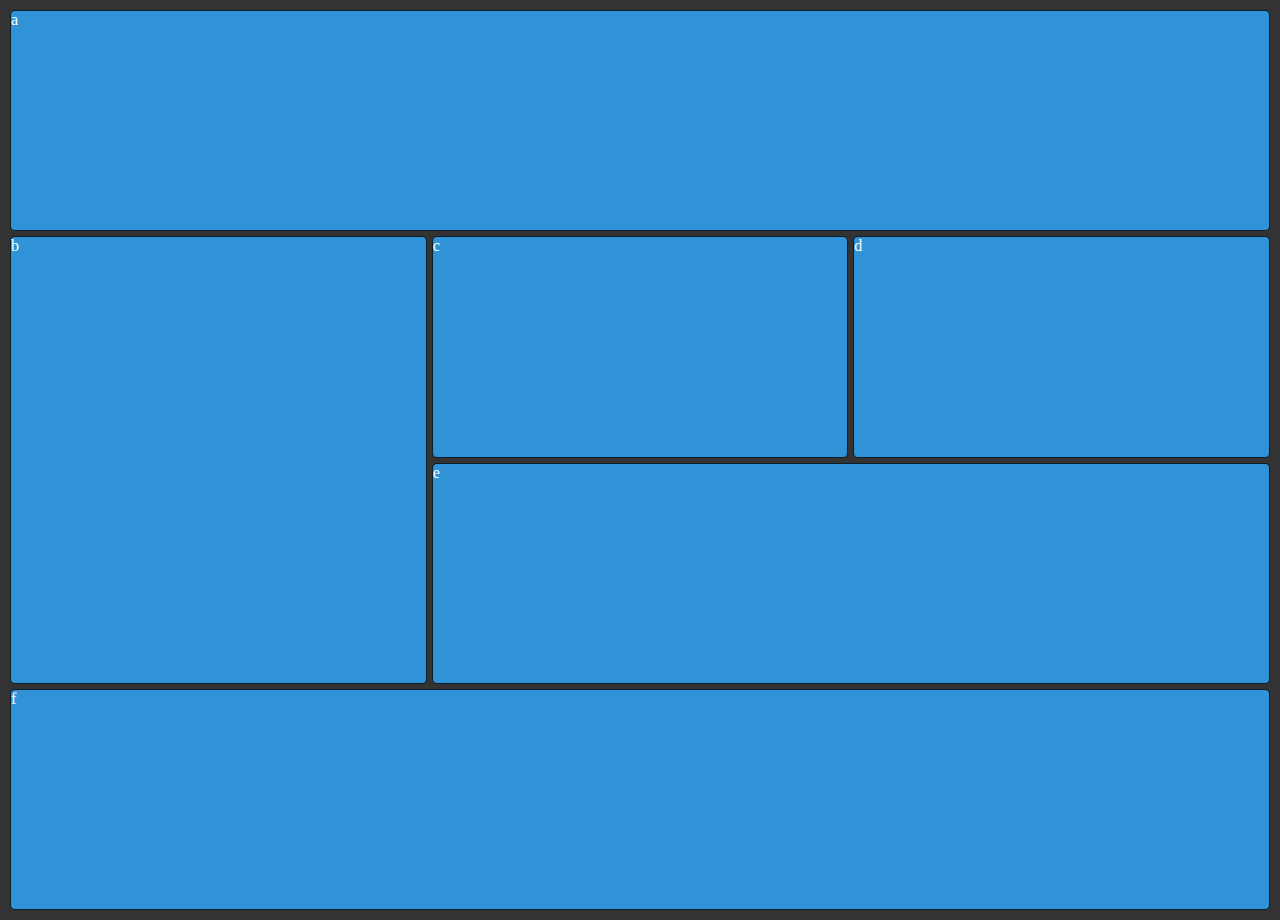
<file: EX-1/index.html>
<!DOCTYPE html>
<html lang="en">
<head>
    <meta charset="UTF-8">
    <meta name="viewport" content="width=device-width, initial-scale=1.0">
    <title>Grid</title>
    <link rel="stylesheet" href="style.css">
</head>
<body>
    <div class="wrapper">
        <div class="item a">a</div>
        <div class="item b">b</div>
        <div class="item c">c</div>  
        <div class="item d">d</div>
        <div class="item e">e</div>
        <div class="item f">f</div>  
    </div>
</body>
</html>
</file>
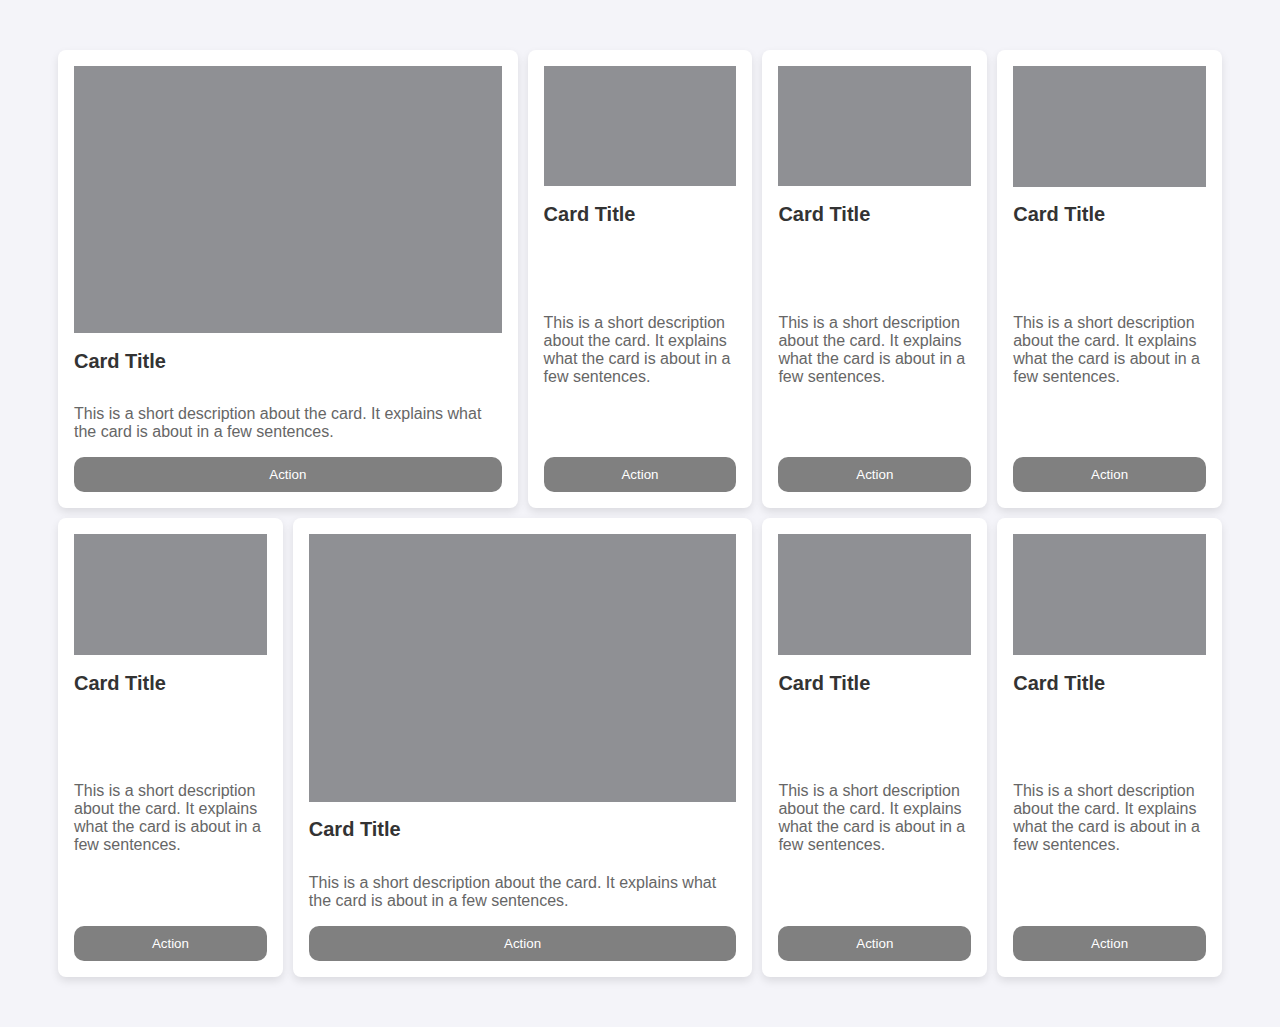
<file: EX-2/index.html>
<!DOCTYPE html>
<html lang="en">
<head>
    <meta charset="UTF-8">
    <meta name="viewport" content="width=device-width, initial-scale=1.0">
    <title>Boats Article</title>
    <link rel="stylesheet" href="style.css">
</head>
<body>
  
<main class="card-container">

  <div class="card span2">
    <img src="pic.jpg" alt="Card Image" class="card-image">
      <h2 class="card-title">Card Title</h2>
      <p class="card-description">This is a short description about the card. It explains what the card is about in a few sentences.</p>
      <button class="card-button">Action</button>
  </div>

  
  <div class="card">
    <img src="pic.jpg" alt="Card Image" class="card-image">
      <h2 class="card-title">Card Title</h2>
      <p class="card-description">This is a short description about the card. It explains what the card is about in a few sentences.</p>
      <button class="card-button">Action</button>
  </div>

  <div class="card">
    <img src="pic.jpg" alt="Card Image" class="card-image">
      <h2 class="card-title">Card Title</h2>
      <p class="card-description">This is a short description about the card. It explains what the card is about in a few sentences.</p>
      <button class="card-button">Action</button>
  </div>

  
  <div class="card">
    <img src="pic.jpg" alt="Card Image" class="card-image">
      <h2 class="card-title">Card Title</h2>
      <p class="card-description">This is a short description about the card. It explains what the card is about in a few sentences.</p>
      <button class="card-button">Action</button>
  </div>

  
  <div class="card">
    <img src="pic.jpg" alt="Card Image" class="card-image">
      <h2 class="card-title">Card Title</h2>
      <p class="card-description">This is a short description about the card. It explains what the card is about in a few sentences.</p>
      <button class="card-button">Action</button>
  </div>

  <div class="card span2">
    <img src="pic.jpg" alt="Card Image" class="card-image">
      <h2 class="card-title">Card Title</h2>
      <p class="card-description">This is a short description about the card. It explains what the card is about in a few sentences.</p>
      <button class="card-button">Action</button>
  </div>


  <div class="card">
    <img src="pic.jpg" alt="Card Image" class="card-image">
      <h2 class="card-title">Card Title</h2>
      <p class="card-description">This is a short description about the card. It explains what the card is about in a few sentences.</p>
      <button class="card-button">Action</button>
  </div>

  
  <div class="card">
    <img src="pic.jpg" alt="Card Image" class="card-image">
      <h2 class="card-title">Card Title</h2>
      <p class="card-description">This is a short description about the card. It explains what the card is about in a few sentences.</p>
      <button class="card-button">Action</button>
  </div>

  
  
</main>
</body>
</html>
</file>
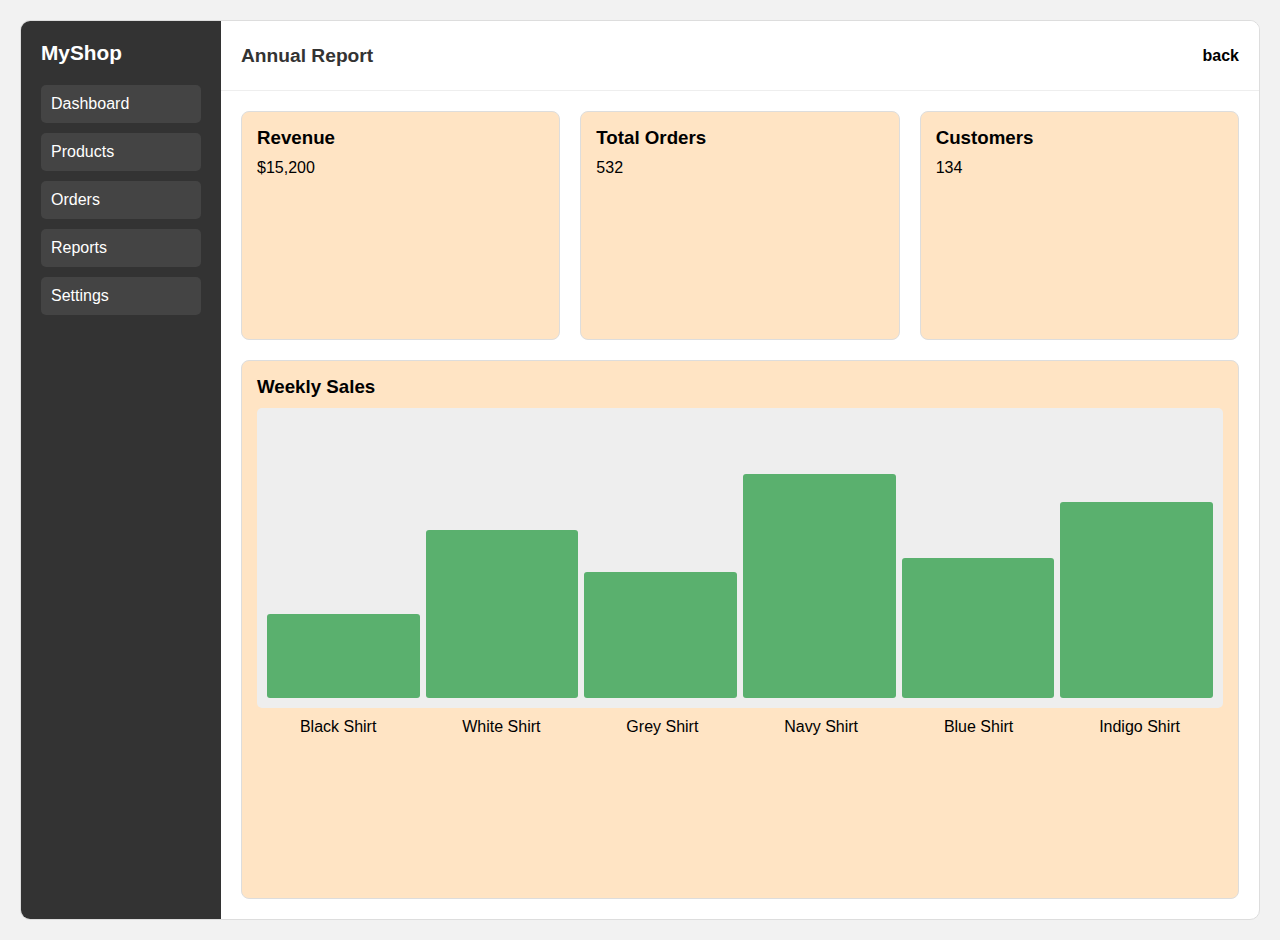
<file: Ex-4/index.html>
<!DOCTYPE html>
<html lang="en">
<head>
<meta charset="UTF-8" />
<meta name="viewport" content="width=device-width, initial-scale=1.0" />
<title>Simple Dashboard</title>
<link rel="stylesheet" href="mycss.css">
<style>

</style>
</head>
<body>
<div class="container">

    <div class="sidebar">
        <h2>MyShop</h2>
        <div class="nav">
            <div>Dashboard</div>
            <div>Products</div>
            <div>Orders</div>
            <div>Reports</div>
            <div>Settings</div>
        </div>
    </div>

    <div class="header">
        <h1>Annual Report</h1>
        <p>back</p>
    </div>

    <div class="main">
        <div class="card">
            <h3>Revenue</h3>
            <p>$15,200</p>
        </div>

        <div class="card">
            <h3>Total Orders</h3>
            <p>532</p>
        </div>

        <div class="card">
            <h3>Customers</h3>
            <p>134</p>
        </div>

        <div class="card big-card">
            <h3>Weekly Sales</h3>
            <div class="chart">
                <div class="bar" style="height: 30%"></div>
                <div class="bar" style="height: 60%"></div>
                <div class="bar" style="height: 45%"></div>
                <div class="bar" style="height: 80%"></div>
                <div class="bar" style="height: 50%"></div>
                <div class="bar" style="height: 70%"></div>
            </div>
            <div class="subject">
                <div>Black Shirt</div>
                <div>White Shirt</div>
                <div>Grey Shirt</div>
                <div>Navy Shirt</div>
                <div>Blue Shirt</div>
                <div>Indigo Shirt</div>
            </div>
        </div>

    </div>

</div>
</body>
</html>
</file>
<file: EX-1/style.css>
/* Styling only */
body {
  margin: 0;
}

.wrapper {
  background-color: #333333;
  color: #444;
  padding: 10px;
  
  height: 100vh;
}

.item {
  background-color: #3092d7;
  color: #fff;
  border-radius: 5px;
  border: 1px solid rgba(0, 0, 0, 0.8);
  font-size: 1em;
}

/* Layouting only  (your work)*/

.wrapper {
  display: grid;
  grid-template-columns: repeat(3,1fr);
  gap: 5px;
}
.a{
  grid-column: 1/4;
}
.b{
  grid-row: 2/4;
}
.e{
  grid-column: 2/4;
}
.f{
  grid-column: 1/4;
}
</file>
<file: EX-2/style.css>
body {
  font-family: Arial, sans-serif;
  background-color: #f4f4f9;
}

.card-container {
  display: grid;
  margin: 50px;
  grid-template-columns: repeat(5,1fr);
  
  gap: 10px;
}

.card {
  background-color: #fff;
  border-radius: 8px;
  box-shadow: 0 4px 8px rgba(0, 0, 0, 0.1);
  padding: 16px;
  display: grid;
  align-items: center;
  grid-template-columns: 1fr;
  grid-template-rows: auto auto 1fr auto;
}

.card-image {
  width: 100%;
  height: auto;
  object-fit: cover;
}

.card-title {
  font-size: 1.25rem;
  font-weight: bold;
  color: #333;
}

.card-description {
  font-size: 1rem;
  color: #666;
}

.card-button {
  padding: 10px;
  width: 100%;
  background: gray;
  color: #fff;
  border: none;
  border-radius: 10px;
  cursor: pointer;
}

.span2{
  grid-column: span 2;
}
</file>
<file: Ex-4/mycss.css>
* {
        margin: 0;
        padding: 0;
        box-sizing: border-box;
        font-family: Arial, sans-serif;
    }

    body {
        background: #f2f2f2;
        display: flex;
        justify-content: center;
        padding: 20px;
    }

    .container {
        height: 100vh;
        width: 1500px;
        background: #fff;
        border-radius: 10px;
        display: grid;
        grid-template-columns: 300px 1fr;
        grid-template-rows: 70px 1fr;
        grid-template-areas:
            "sidebar header"
            "sidebar main";
        overflow: hidden;
        border: 1px solid #ddd;
    }

    /* HEADER */
    .header {
        grid-area: header;
        background: #fff;
        /* background-color: aqua; */
        border-bottom: 1px solid #eee;
        display: flex;
        justify-content: space-between;
        align-items: center;
        padding: 0 20px;
        font-weight: bold;
    }

    .header h1 {
        font-size: 1.2rem;
        color: #333;
    }

    .header p:hover {
        transform: scale(1.03);
        transition: 0.3s ease-in-out;
        text-shadow: 2px 2px 2px #a6a5a5;
        border: none;
    }

    /* SIDEBAR */
    .sidebar {
        grid-area: sidebar;
        background: #333;
        color: #fff;
        display: flex;
        flex-direction: column;
        padding: 20px;
    }

    .sidebar h2 {
        margin-bottom: 20px;
        font-size: 1.3rem;
    }

    .nav {
        display: flex;
        flex-direction: column;
        gap: 10px;
    }

    .nav div {
        padding: 10px;
        background: #444;
        border-radius: 5px;
        cursor: pointer;
        transition: 0.2s;
    }

    .nav div:hover {
        background: #555;
        transform: scale(1.03);
    }

    /* MAIN */
    .main {
        grid-area: main;
        /* background-color: #5ab06e; */
        padding: 20px;
        display: grid;
        grid-template-columns: repeat(3, 1fr);
        gap: 20px;
    }

    .card {
        background-color: bisque;
        /* background: #fff; */
        padding: 15px;
        border-radius: 8px;
        border: 1px solid #ddd;
        display: flex;
        flex-direction: column;
        gap: 10px;
    }

    .big-card {
        grid-column: span 3;
    }

    .chart {
        background: #eee;
        height: 300px;
        border-radius: 5px;
        display: flex;
        align-items: flex-end;
        gap: 6px;
        padding: 10px;
    }

    .bar {
        flex: 1;
        /*Take equal space compared to other bars.*/
        background: #5ab06e;
        border-radius: 3px;
        height: 50%;
        /*This line help when we want to create a bigger graph*/
    }

    .subject {
        display: flex;
        /* gap: 3px; */
        justify-content: space-around;
    }

    @media (min-width: 700px) {
        .container {
            grid-template-areas:
                "header"
                "main"
                "sidebar";
            /* sidebar moves to bottom */
            grid-template-columns: 1fr;
        }
        .sidebar {
            display: flex;
            overflow-x: auto;
            /* makes sidebar scrll horizontally */
        }
    }


    @media (min-width: 1024px) {
        .container {
            grid-template-areas:
                "sidebar header"
                "sidebar main";
            grid-template-columns: 200px 1fr;
        }
    }
</file>
